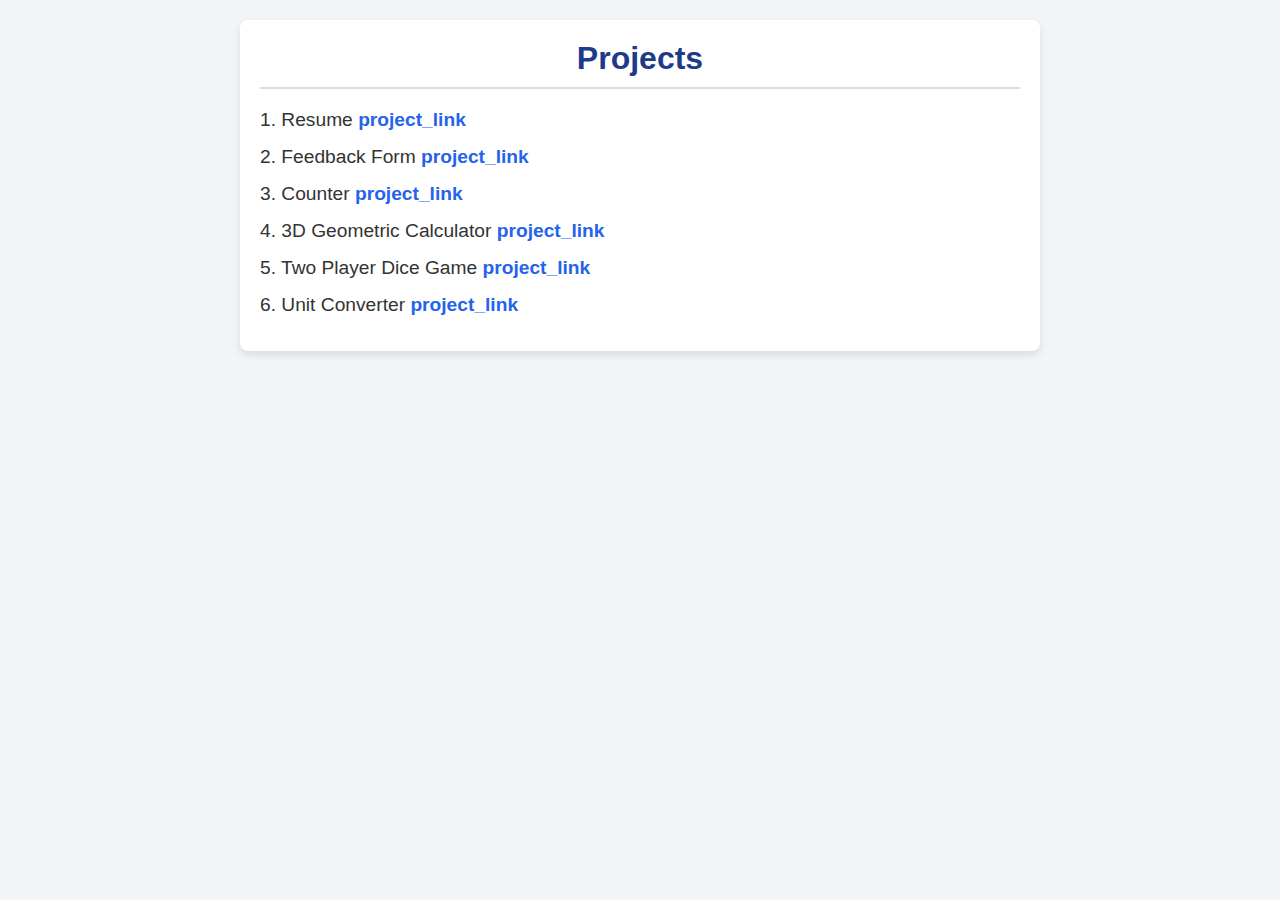
<file: index.html>
<!DOCTYPE html>
<html lang="en">
<head>
    <meta charset="UTF-8">
    <meta name="viewport" content="width=device-width, initial-scale=1.0">
    <title>Projects</title>
    <style>
        * {
            margin: 0;
            padding: 0;
            box-sizing: border-box;
            font-family: Arial, sans-serif;
        }

        body {
            background-color: #f3f4f6;
            color: #333;
            margin: 20px;
        }

        .container {
            max-width: 800px;
            margin: 0 auto;
            background: #fff;
            border-radius: 8px;
            box-shadow: 0 4px 8px rgba(0, 0, 0, 0.1);
            overflow: hidden;
            padding: 20px;
        }

        h1 {
            text-align: center;
            color: #1e3a8a;
            font-size: 2rem;
            margin-bottom: 10px;
        }

        .project-list {
            margin-top: 20px;
        }

        .project-item {
            margin-bottom: 15px;
            font-size: 1.2rem;
            color: #333;
            list-style-type: none;
        }

        .project-item a {
            color: #2563eb;
            text-decoration: none;
            font-weight: bold;
        }

        .project-item a:hover {
            color: #1d4ed8;
            text-decoration: underline;
        }

        hr {
            border: none;
            border-top: 2px solid #ddd;
            margin: 10px 0;
        }
    </style>
</head>
<body>
    <div class="container">
        <h1>Projects</h1>
        <hr>
        <ul class="project-list">
            <li class="project-item">
                1. Resume <a href="resume.html" target="_blank">project_link</a>
            </li>
            <li class="project-item">
                2. Feedback Form <a href="feedback.html" target="_blank">project_link</a>
            </li>
            <li class="project-item">
                3. Counter <a href="counter.html" target="_blank">project_link</a>
            </li>
            <li class="project-item">
                4. 3D Geometric Calculator <a href="calculator.html" target="_blank">project_link</a>
            </li>
            <li class="project-item">
                5. Two Player Dice Game <a href="dice-game/index.html" target="_blank">project_link</a>
            </li>
            <li class="project-item">
                6. Unit Converter <a href="unit-converter/index.html" target="_blank">project_link</a>
            </li>
        </ul>
    </div>
</body>
</html>
</file>
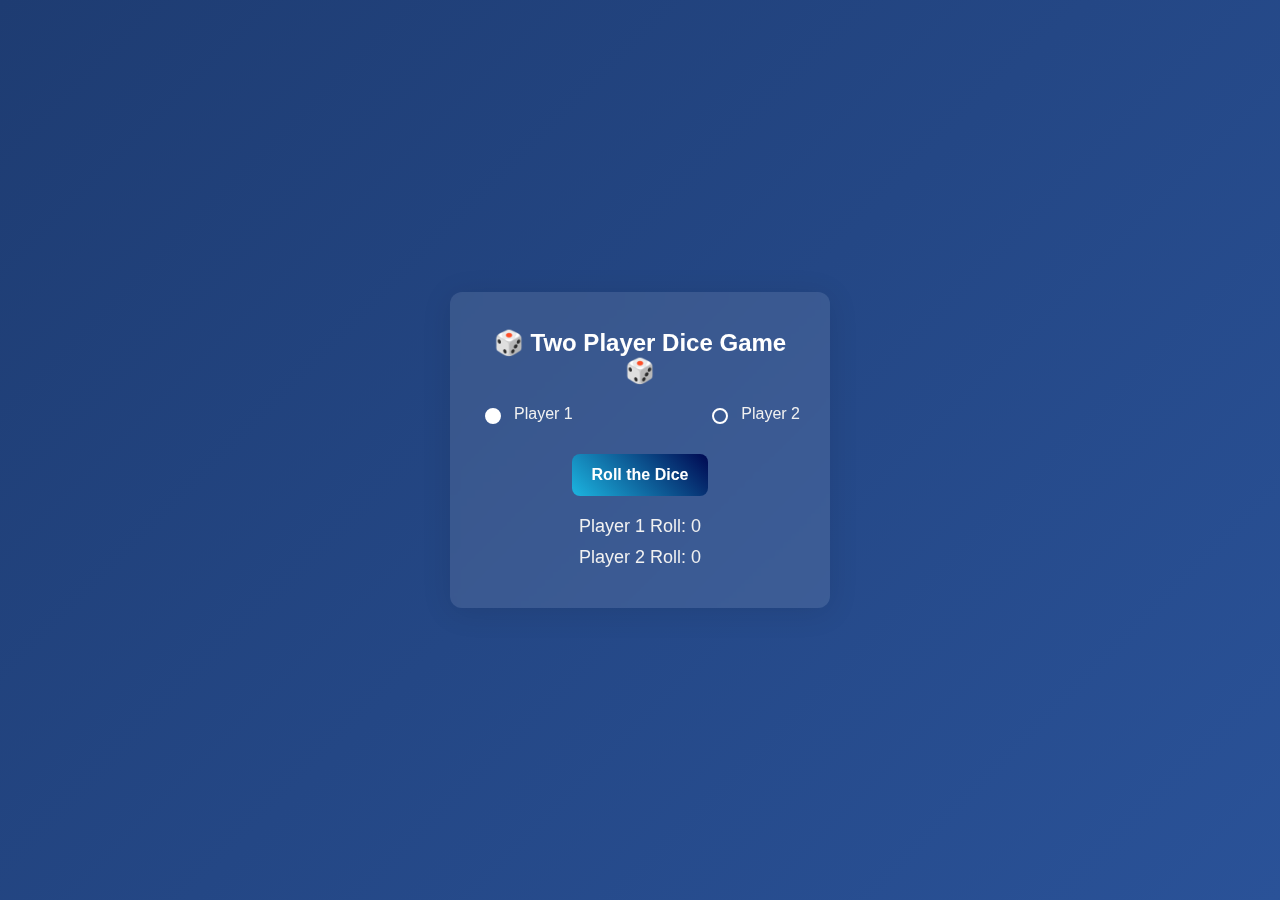
<file: dice-game/index.html>
<!DOCTYPE html>
<html lang="en">
<head>
    <meta charset="UTF-8">
    <meta name="viewport" content="width=device-width, initial-scale=1.0">
    <title>Two Player Dice Game</title>
    <link rel="stylesheet" href="index.css">
</head>
<body>
    <div class="game-container">
        <h1>🎲 Two Player Dice Game 🎲</h1>
        
        <div class="player-selection">
            <label class="player-label">
                <input type="radio" id="player1" name="player" value="player1" checked>
                <span>Player 1</span>
            </label>
            <label class="player-label">
                <input type="radio" id="player2" name="player" value="player2">
                <span>Player 2</span>
            </label>
        </div>
        
        <button class="roll-btn" onclick="rollDice()">Roll the Dice</button>
        
        <div class="dice-results">
            <p>Player 1 Roll: <span id="player1Dice">0</span></p>
            <p>Player 2 Roll: <span id="player2Dice">0</span></p>
        </div>
        
        <div id="winner" class="winner-message"></div>
    </div>

    <script src="index.js"></script>
</body>
</html>
</file>
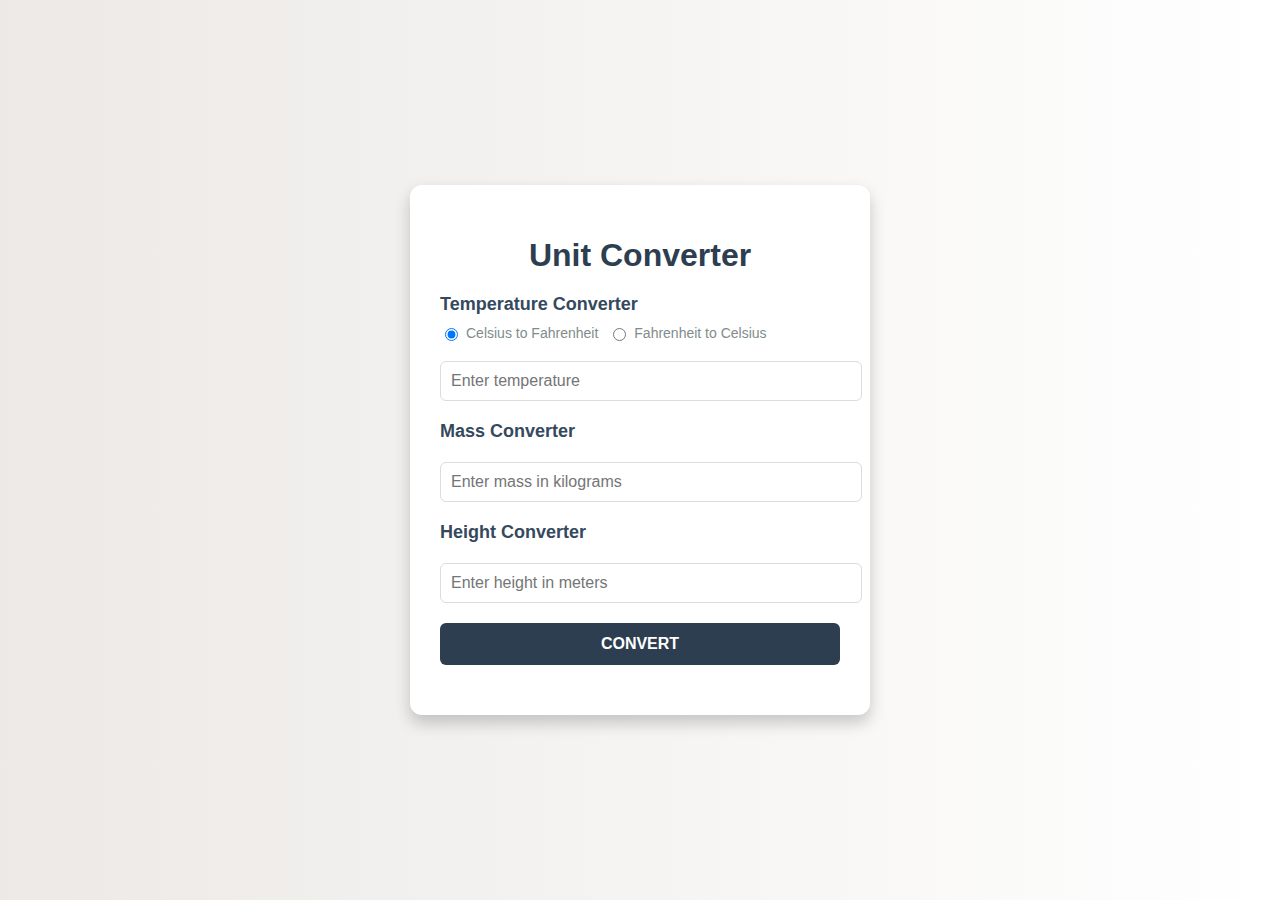
<file: unit-converter/index.html>
<!DOCTYPE html>
<html lang="en">
<head>
    <meta charset="UTF-8">
    <meta name="viewport" content="width=device-width, initial-scale=1.0">
    <title>Unit Converter</title>
    <link rel="stylesheet" href="./index.css">
</head>
<body>
    <div class="container">
        <h1>Unit Converter</h1>

        <!-- Temperature Conversion -->
        <div class="converter-section">
            <h2>Temperature Converter</h2>
            <div class="radio-group">
                <label><input type="radio" name="tempType" value="CtoF" checked> Celsius to Fahrenheit</label>
                <label><input type="radio" name="tempType" value="FtoC"> Fahrenheit to Celsius</label>
            </div>
            <input type="number" id="temperatureInput" placeholder="Enter temperature">
        </div>

        <!-- Mass Conversion -->
        <div class="converter-section">
            <h2>Mass Converter</h2>
            <input type="number" id="massInput" placeholder="Enter mass in kilograms">
        </div>

        <!-- Height Conversion -->
        <div class="converter-section">
            <h2>Height Converter</h2>
            <input type="number" id="heightInput" placeholder="Enter height in meters">
        </div>

        <button class="convert-btn" onclick="convertUnits()">Convert</button>

        <div class="result" id="resultOutput"></div>
    </div>

    <script src="./index.js"></script>
</body>
</html>
</file>
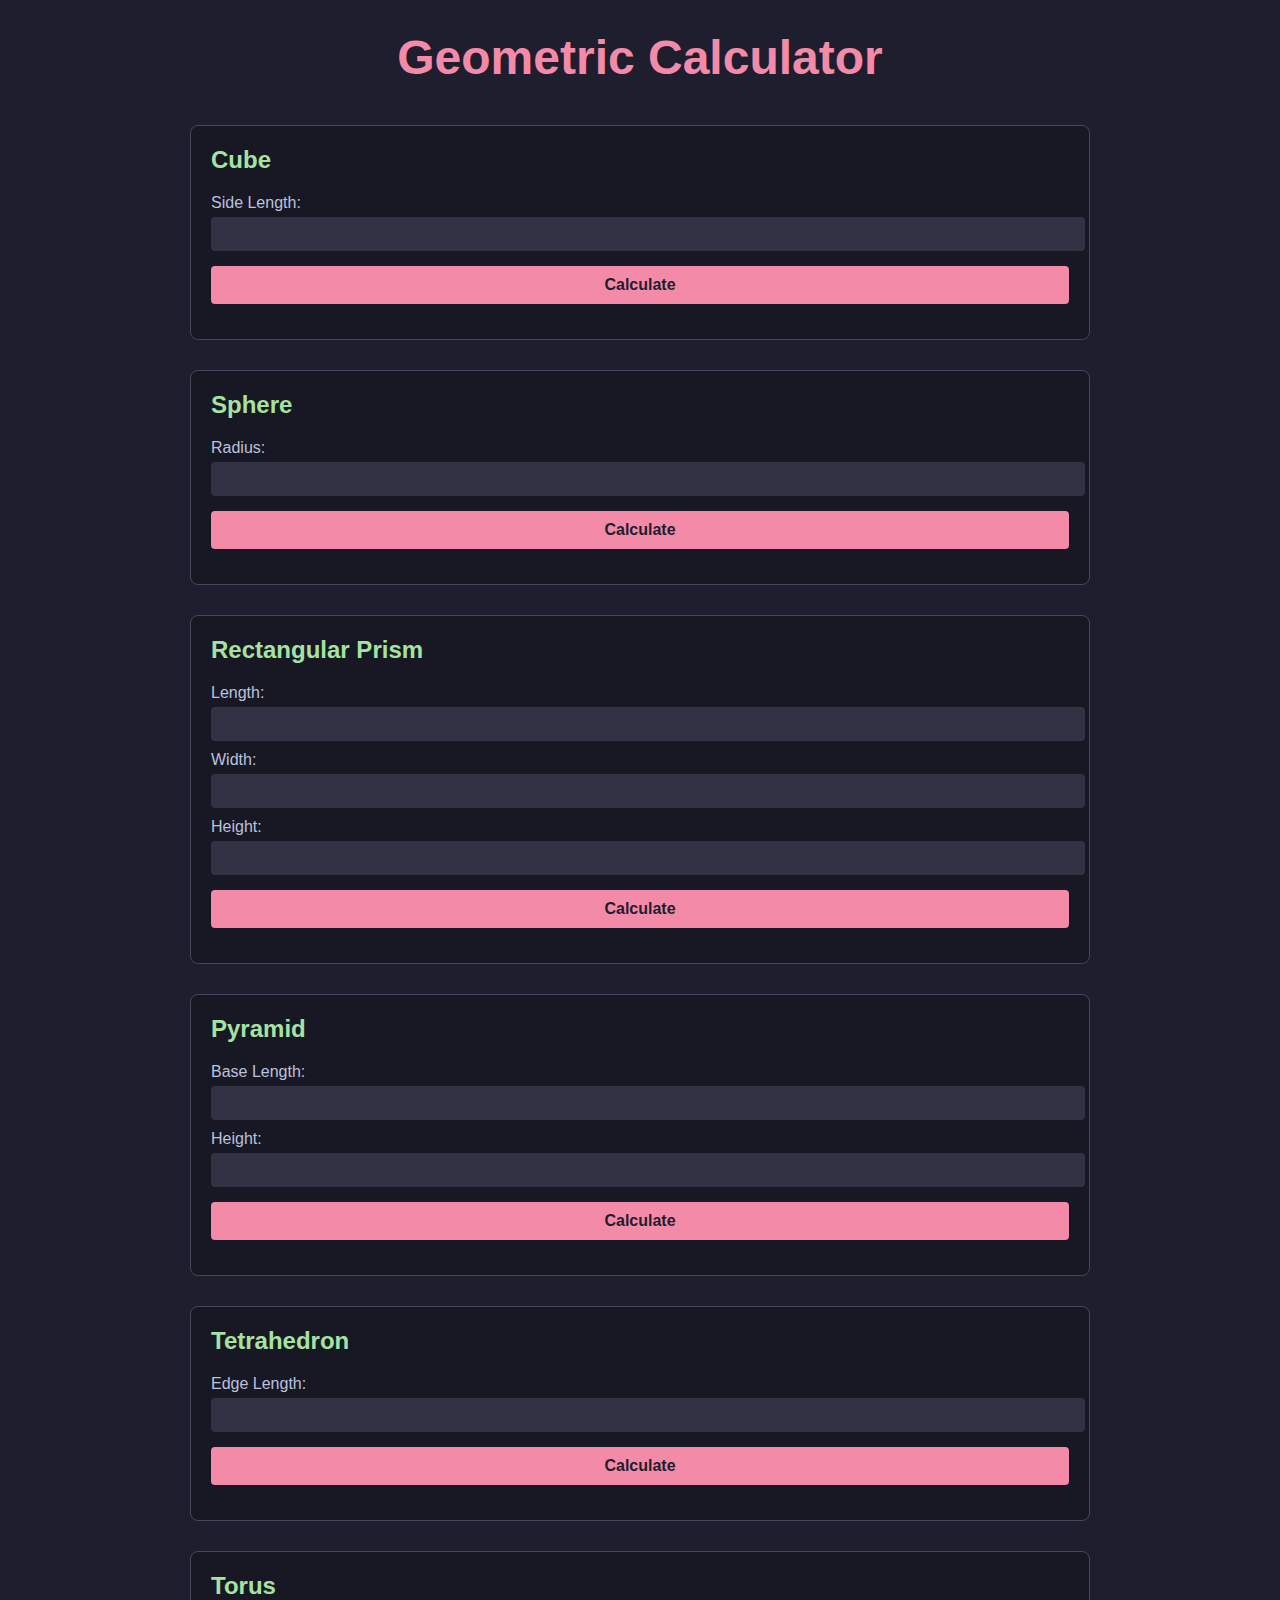
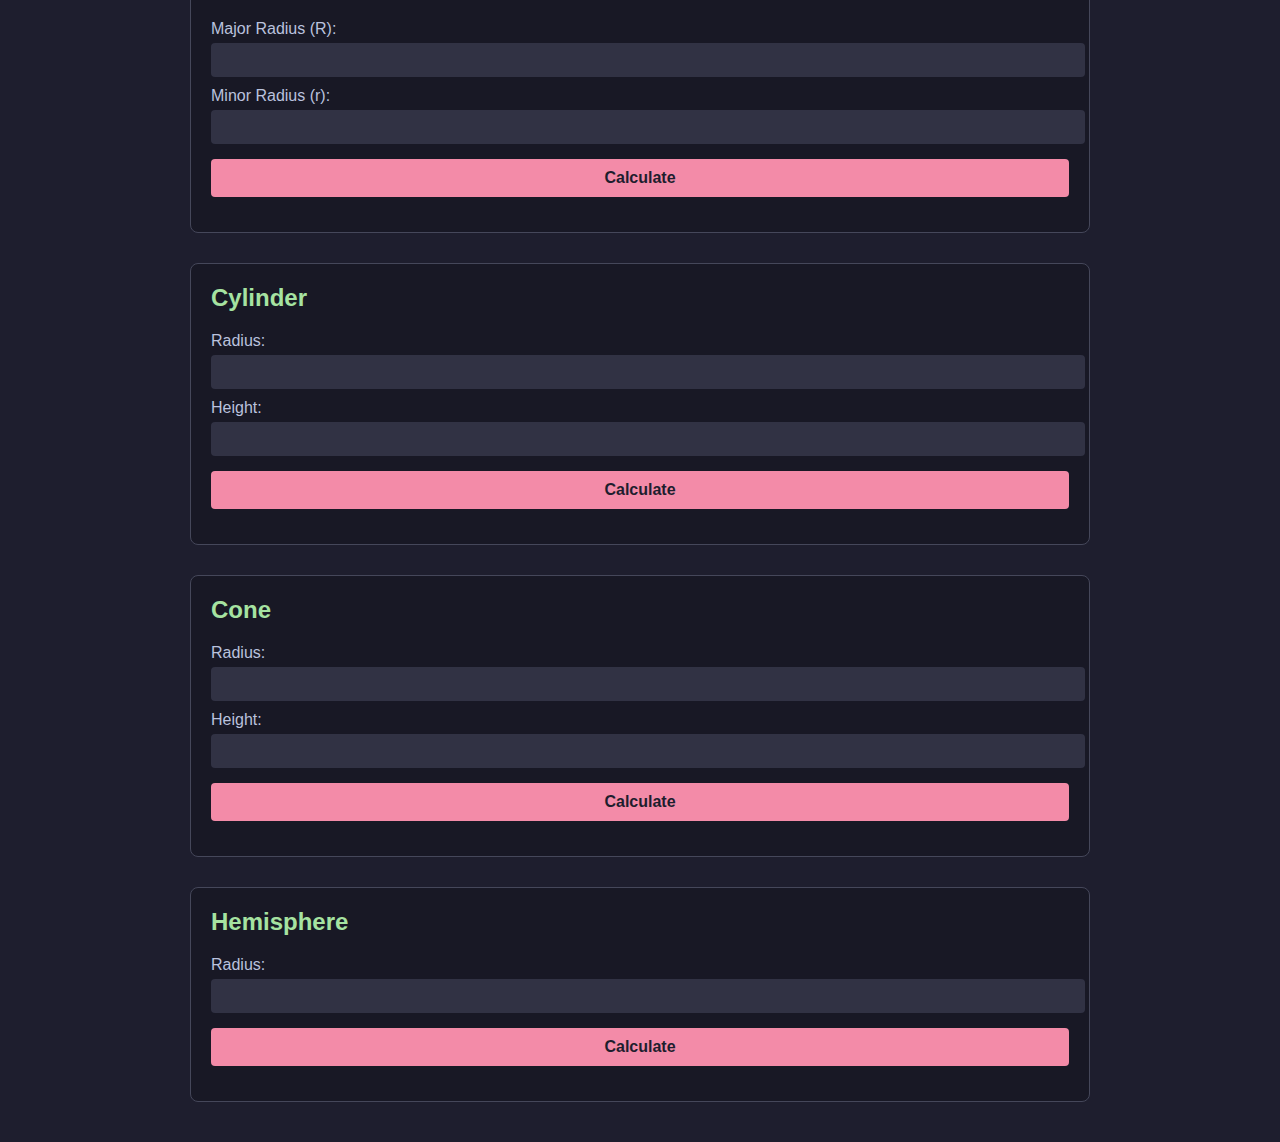
<file: calculator.html>
<!DOCTYPE html>
<html lang="en">
<head>
  <meta charset="UTF-8">
  <meta name="viewport" content="width=device-width, initial-scale=1.0">
  <title>3D Geometric Calculator</title>
  <style>
    body {
      margin: 0;
      font-family: 'Arial', sans-serif;
      background-color: #1e1e2e;
      color: #cdd6f4;
    }

    h1 {
      font-size: 3rem;
      text-align: center;
      margin-top: 30px;
      color: #f38ba8;
      font-weight: bold;
    }

    .wrapper {
      max-width: 900px;
      margin: 40px auto;
      display: flex;
      flex-direction: column;
      gap: 30px;
    }

    .shape-box {
      display: flex;
      flex-direction: column;
      background-color: #181825;
      padding: 20px;
      border-radius: 8px;
      transition: transform 0.3s ease;
      border: 1px solid #45475a;
    }

    .shape-box:hover {
      transform: scale(1.03);
    }

    h2 {
      margin: 0;
      font-size: 1.5rem;
      color: #a6e3a1;
      margin-bottom: 10px;
    }

    label {
      margin-top: 10px;
      font-size: 1rem;
      color: #bac2de;
      display: block;
    }

    input {
      margin-top: 5px;
      padding: 8px;
      font-size: 1rem;
      border: none;
      background-color: #313244;
      color: #cdd6f4;
      border-radius: 4px;
      outline: none;
      width: 100%;
    }

    button {
      margin-top: 15px;
      padding: 10px;
      border: none;
      font-size: 1rem;
      border-radius: 4px;
      background-color: #f38ba8;
      color: #1e1e2e;
      font-weight: bold;
      cursor: pointer;
      transition: background-color 0.3s ease;
    }

    button:hover {
      background-color: #fab387;
    }

    .result {
      margin-top: 15px;
      font-size: 1rem;
      color: #89b4fa;
      font-weight: bold;
    }
  </style>
</head>
<body>
  <h1>Geometric Calculator</h1>
  <div class="wrapper">
    <div class="shape-box">
      <h2>Cube</h2>
      <label for="cube-side">Side Length:</label>
      <input type="number" id="cube-side">
      <button onclick="calculateCube()">Calculate</button>
      <div id="cube-result" class="result"></div>
    </div>

    <div class="shape-box">
      <h2>Sphere</h2>
      <label for="sphere-radius">Radius:</label>
      <input type="number" id="sphere-radius">
      <button onclick="calculateSphere()">Calculate</button>
      <div id="sphere-result" class="result"></div>
    </div>

    <div class="shape-box">
      <h2>Rectangular Prism</h2>
      <label for="prism-length">Length:</label>
      <input type="number" id="prism-length">
      <label for="prism-width">Width:</label>
      <input type="number" id="prism-width">
      <label for="prism-height">Height:</label>
      <input type="number" id="prism-height">
      <button onclick="calculatePrism()">Calculate</button>
      <div id="prism-result" class="result"></div>
    </div>

    <div class="shape-box">
      <h2>Pyramid</h2>
      <label for="pyramid-base">Base Length:</label>
      <input type="number" id="pyramid-base">
      <label for="pyramid-height">Height:</label>
      <input type="number" id="pyramid-height">
      <button onclick="calculatePyramid()">Calculate</button>
      <div id="pyramid-result" class="result"></div>
    </div>

    <div class="shape-box">
      <h2>Tetrahedron</h2>
      <label for="tetra-edge">Edge Length:</label>
      <input type="number" id="tetra-edge">
      <button onclick="calculateTetrahedron()">Calculate</button>
      <div id="tetra-result" class="result"></div>
    </div>

    <div class="shape-box">
      <h2>Torus</h2>
      <label for="torus-major">Major Radius (R):</label>
      <input type="number" id="torus-major">
      <label for="torus-minor">Minor Radius (r):</label>
      <input type="number" id="torus-minor">
      <button onclick="calculateTorus()">Calculate</button>
      <div id="torus-result" class="result"></div>
    </div>

    <div class="shape-box">
      <h2>Cylinder</h2>
      <label for="cylinder-radius">Radius:</label>
      <input type="number" id="cylinder-radius">
      <label for="cylinder-height">Height:</label>
      <input type="number" id="cylinder-height">
      <button onclick="calculateCylinder()">Calculate</button>
      <div id="cylinder-result" class="result"></div>
    </div>

    <div class="shape-box">
      <h2>Cone</h2>
      <label for="cone-radius">Radius:</label>
      <input type="number" id="cone-radius">
      <label for="cone-height">Height:</label>
      <input type="number" id="cone-height">
      <button onclick="calculateCone()">Calculate</button>
      <div id="cone-result" class="result"></div>
    </div>

    <div class="shape-box">
      <h2>Hemisphere</h2>
      <label for="hemisphere-radius">Radius:</label>
      <input type="number" id="hemisphere-radius">
      <button onclick="calculateHemisphere()">Calculate</button>
      <div id="hemisphere-result" class="result"></div>
    </div>
  </div>
  <script src="calculator.js"></script>
</body>
</html>
</file>
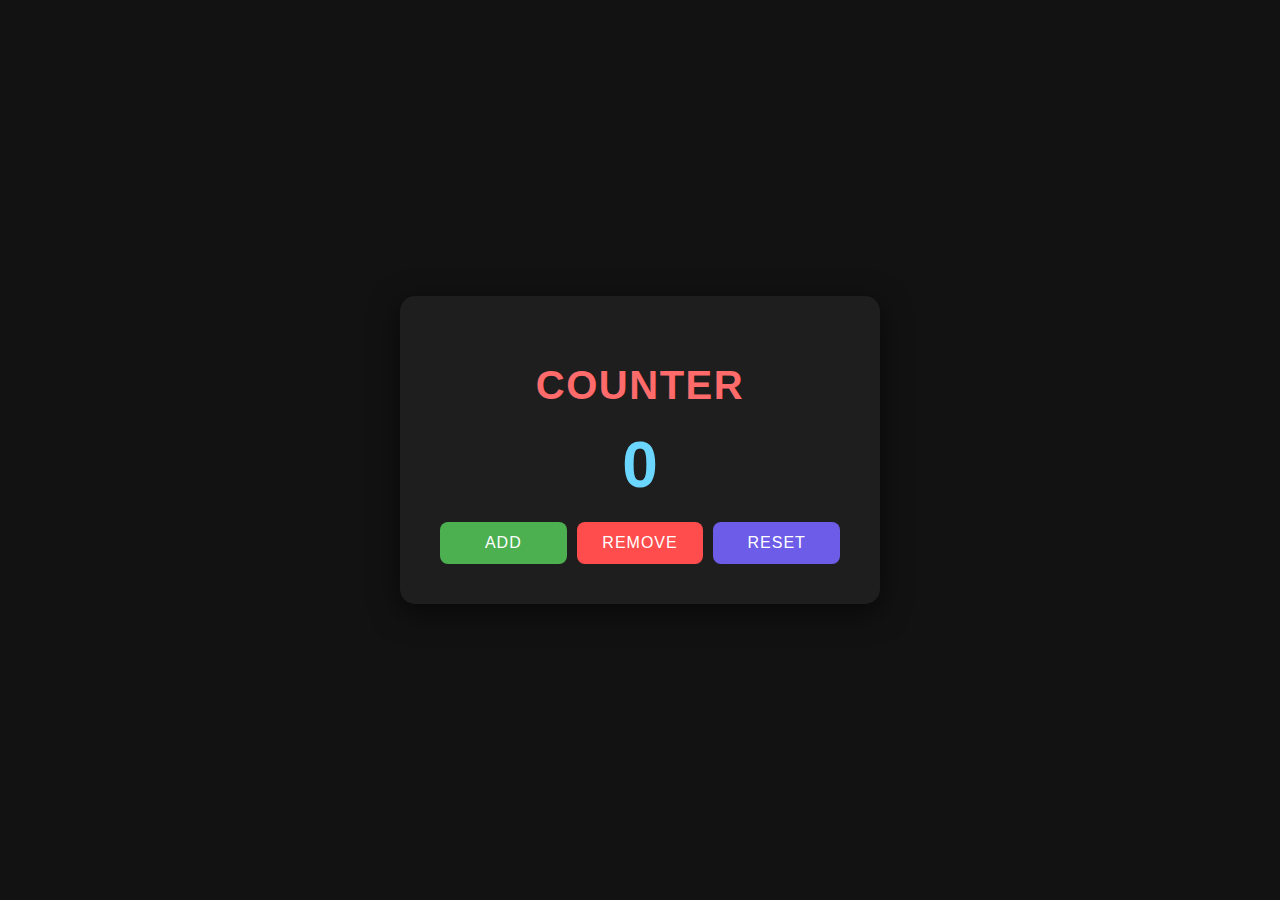
<file: counter.html>
<!DOCTYPE html>
<html lang="en">
<head>
  <meta charset="UTF-8">
  <meta name="viewport" content="width=device-width, initial-scale=1.0">
  <title>Dark Theme Counter</title>
  <style>
    /* General Styles */
    body {
      font-family: 'Arial', sans-serif;
      margin: 0;
      padding: 0;
      background-color: #121212; /* Dark background */
      color: #f0f0f0; /* Light text */
      display: flex;
      justify-content: center;
      align-items: center;
      height: 100vh;
    }

    .counter-container {
      background-color: #1e1e1e; /* Slightly lighter dark box */
      padding: 40px;
      border-radius: 15px;
      box-shadow: 0 8px 30px rgba(0, 0, 0, 0.6);
      text-align: center;
      max-width: 400px;
      width: 100%;
    }

    h1 {
      font-size: 2.5rem;
      color: #ff6b6b; /* Vibrant heading color */
      margin-bottom: 20px;
      text-transform: uppercase;
      letter-spacing: 1.5px;
    }

    #counter {
      font-size: 4rem;
      font-weight: bold;
      margin: 20px 0;
      color: #6bd6ff; /* Eye-catching counter color */
      transition: transform 0.2s ease;
    }

    /* Button Container */
    .button-container {
      display: flex;
      justify-content: space-between;
      gap: 10px;
      margin-top: 20px;
    }

    /* Button Styling */
    button {
      flex: 1;
      padding: 12px 0;
      border: none;
      font-size: 1rem;
      color: #fff;
      cursor: pointer;
      border-radius: 8px;
      transition: background-color 0.3s, transform 0.2s;
      text-transform: uppercase;
      letter-spacing: 1px;
    }

    button#add {
      background-color: #4caf50; /* Green */
    }

    button#add:hover {
      background-color: #3e8e41;
      transform: scale(1.05);
    }

    button#remove {
      background-color: #ff4d4d; /* Red */
    }

    button#remove:hover {
      background-color: #d63031;
      transform: scale(1.05);
    }

    button#reset {
      background-color: #6c5ce7; /* Purple */
    }

    button#reset:hover {
      background-color: #4834d4;
      transform: scale(1.05);
    }

    /* Button Active State */
    button:active {
      transform: scale(0.95);
    }
  </style>
</head>
<body>
  <div class="counter-container">
    <h1>Counter</h1>
    <div id="counter">0</div>
    <div class="button-container">
      <button id="add">Add</button>
      <button id="remove">Remove</button>
      <button id="reset">Reset</button>
    </div>
  </div>

  <script>
    const counterDisplay = document.getElementById('counter');
    const addButton = document.getElementById('add');
    const removeButton = document.getElementById('remove');
    const resetButton = document.getElementById('reset');

    let count = 0;

    // Add Function
    addButton.addEventListener('click', () => {
      count++;
      updateCounter();
    });

    // Remove Function
    removeButton.addEventListener('click', () => {
      if (count > 0) count--;
      updateCounter();
    });

    // Reset Function
    resetButton.addEventListener('click', () => {
      count = 0;
      updateCounter();
    });

    // Update Counter Display
    function updateCounter() {
      counterDisplay.textContent = count;
      counterDisplay.style.transform = 'scale(1.1)';
      setTimeout(() => counterDisplay.style.transform = 'scale(1)', 150);
    }
  </script>
</body>
</html>
</file>
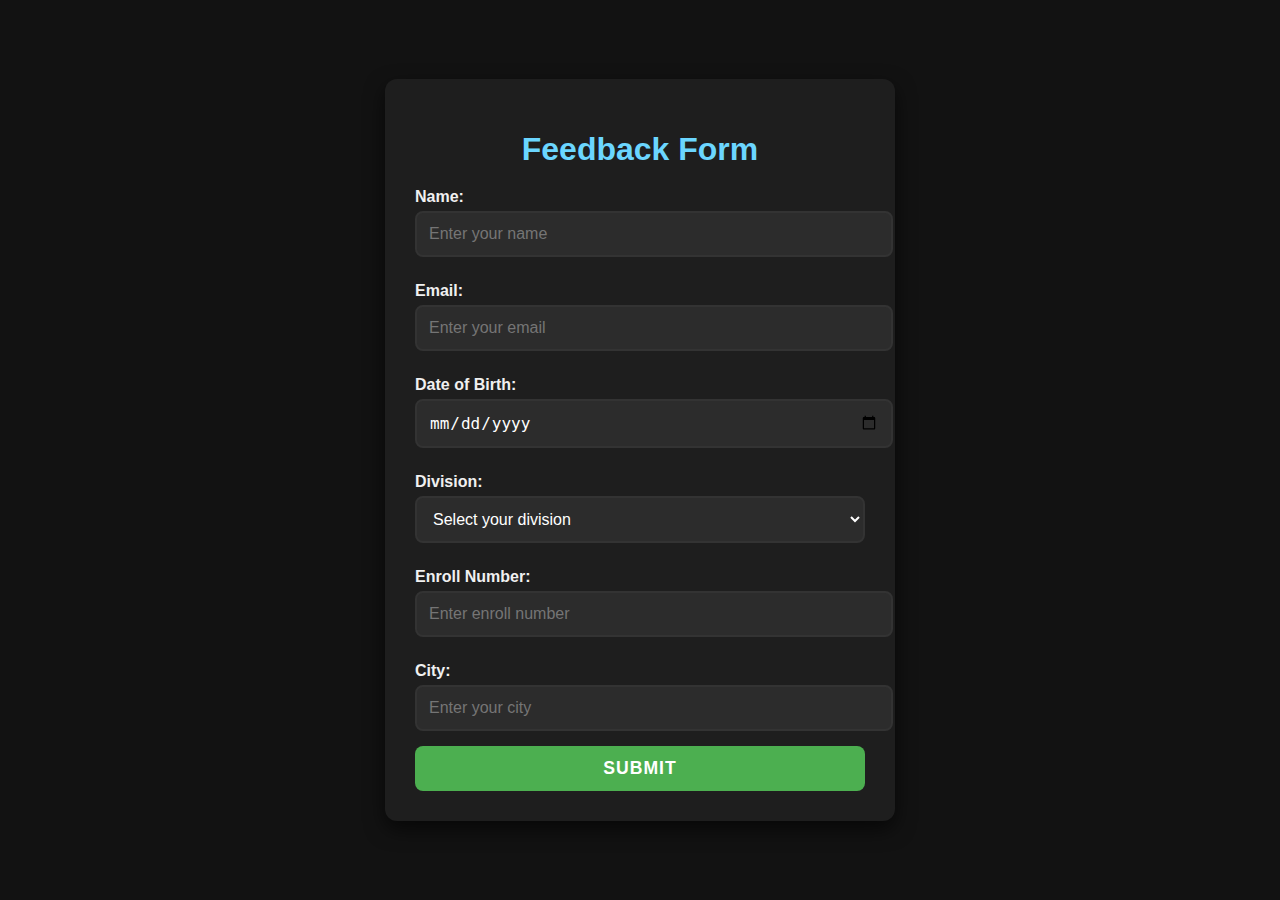
<file: feedback.html>
<!DOCTYPE html>
<html lang="en">
<head>
    <meta charset="UTF-8">
    <meta name="viewport" content="width=device-width, initial-scale=1.0">
    <title>Dark Theme Feedback Form</title>
    <style>
        /* General Styles */
        body {
            font-family: 'Arial', sans-serif;
            margin: 0;
            background-color: #121212; /* Dark background */
            color: #f0f0f0; /* Light text */
            display: flex;
            justify-content: center;
            align-items: center;
            height: 100vh;
        }

        /* Form Container */
        .form-container {
            background-color: #1e1e1e; /* Slightly lighter dark box */
            padding: 30px;
            border-radius: 12px;
            box-shadow: 0 8px 20px rgba(0, 0, 0, 0.6);
            width: 100%;
            max-width: 450px;
            text-align: left;
        }

        h1 {
            color: #6bd6ff; /* Vibrant blue heading */
            text-align: center;
            font-size: 2rem;
            margin-bottom: 20px;
        }

        /* Labels */
        label {
            display: block;
            font-weight: bold;
            color: #f0f0f0;
            margin: 10px 0 5px;
        }

        /* Input Fields */
        input, select {
            width: 100%;
            padding: 12px;
            margin-bottom: 15px;
            border: 2px solid #333333;
            border-radius: 8px;
            font-size: 1rem;
            background-color: #2c2c2c; /* Dark input fields */
            color: #ffffff; /* Text color */
            outline: none;
            transition: border-color 0.3s;
        }

        input:focus, select:focus {
            border-color: #6bd6ff; /* Highlight on focus */
        }

        /* Submit Button */
        button {
            width: 100%;
            padding: 12px;
            background-color: #4caf50; /* Green button */
            color: #ffffff;
            font-size: 1.1rem;
            font-weight: bold;
            border: none;
            border-radius: 8px;
            cursor: pointer;
            text-transform: uppercase;
            letter-spacing: 1px;
            transition: background-color 0.3s ease, transform 0.2s ease;
        }

        button:hover {
            background-color: #3e8e41; /* Darker green on hover */
            transform: scale(1.03);
        }

        button:active {
            transform: scale(0.97);
        }

        /* Thank You Message */
        #thankYouMessage {
            display: none;
            margin-top: 20px;
            text-align: center;
            font-size: 1.2rem;
            font-weight: bold;
            color: #4caf50;
        }
    </style>
</head>
<body>
    <div class="form-container">
        <h1>Feedback Form</h1>

        <!-- Input Fields -->
        <label for="myName">Name:</label>
        <input type="text" id="myName" placeholder="Enter your name">

        <label for="myEmail">Email:</label>
        <input type="email" id="myEmail" placeholder="Enter your email">

        <label for="myDOB">Date of Birth:</label>
        <input type="date" id="myDOB">

        <label for="myDivision">Division:</label>
        <select id="myDivision">
            <option value="" disabled selected>Select your division</option>
            <option value="A">A</option>
            <option value="B">B</option>
            <option value="C">C</option>
            <option value="D">D</option>
        </select>

        <label for="myEnroll">Enroll Number:</label>
        <input type="text" id="myEnroll" placeholder="Enter enroll number">

        <label for="myCity">City:</label>
        <input type="text" id="myCity" placeholder="Enter your city">

        <!-- Submit Button -->
        <button type="submit" id="mybutton">Submit</button>

        <!-- Thank You Message -->
        <p id="thankYouMessage"></p>
    </div>

    <script>
        const submitButton = document.getElementById('mybutton');
        const nameInput = document.getElementById('myName');
        const thankYouMessage = document.getElementById('thankYouMessage');
        
        submitButton.addEventListener('click', () => {
            // Set the thank-you message dynamically when the button is clicked
            thankYouMessage.innerText = `${nameInput.value}, thank you for submitting your details!`;
            thankYouMessage.style.display = 'block';
        });
    </script>

</body>
</html>
</file>
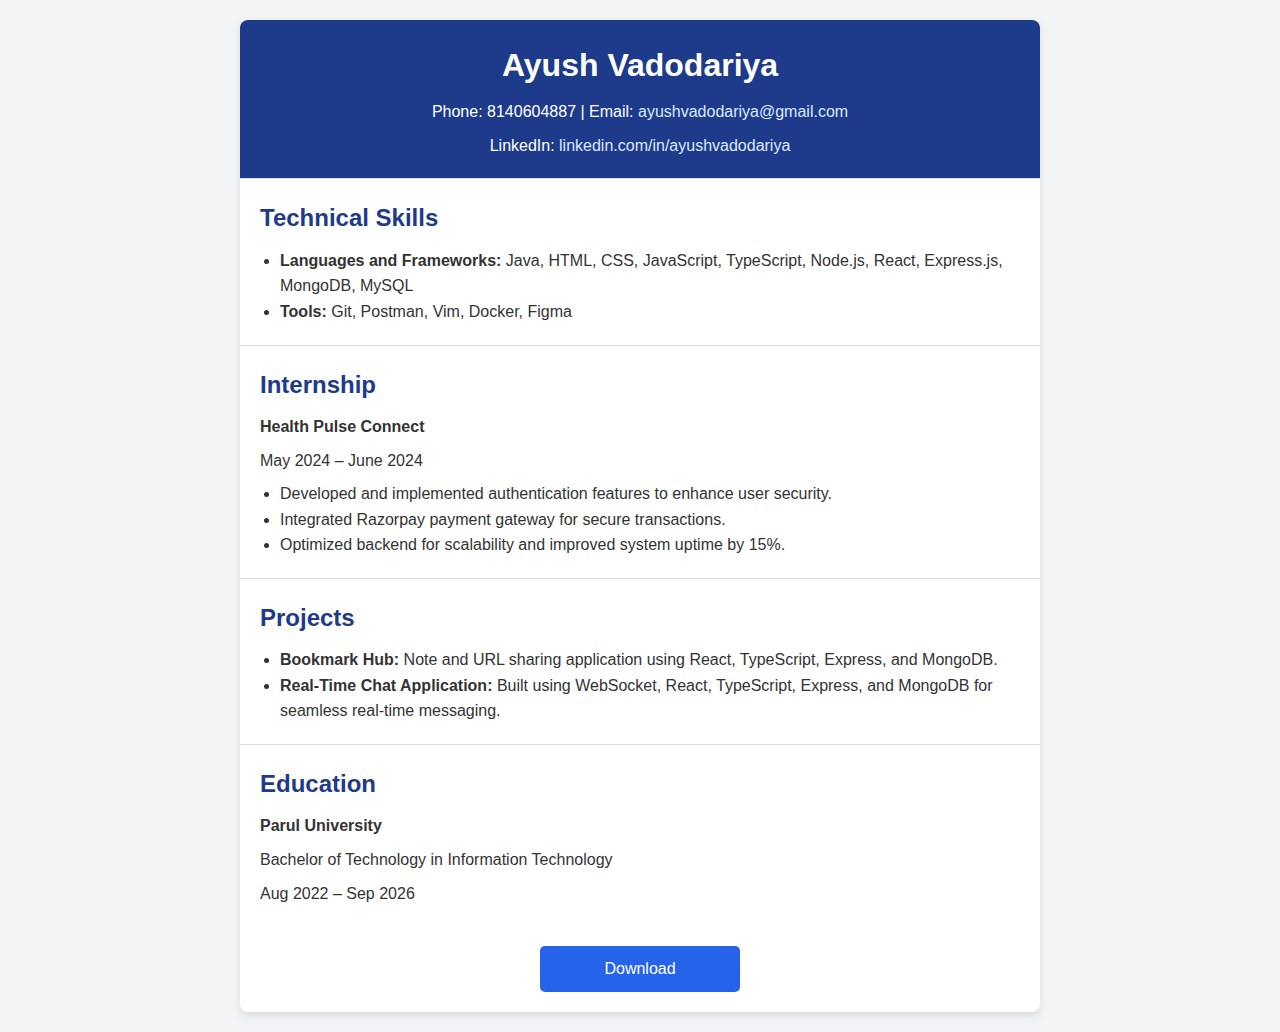
<file: resume.html>
<!DOCTYPE html>
<html lang="en">
  <head>
    <meta charset="UTF-8" />
    <meta name="viewport" content="width=device-width, initial-scale=1.0" />
    <title>Ayush Vadodariya - Resume</title>
    <style>
      * {
        margin: 0;
        padding: 0;
        box-sizing: border-box;
        font-family: Arial, sans-serif;
      }

      body {
        background-color: #f3f4f6;
        color: #333;
        line-height: 1.6;
        margin: 20px;
      }

      .container {
        max-width: 800px;
        margin: 0 auto;
        background: #fff;
        box-shadow: 0 4px 8px rgba(0, 0, 0, 0.1);
        border-radius: 8px;
        overflow: hidden;
      }

      .header {
        background-color: #1e3a8a;
        color: #fff;
        text-align: center;
        padding: 20px;
      }

      .header h1 {
        font-size: 2rem;
      }

      .header p {
        font-size: 1rem;
        margin-top: 8px;
      }

      .header a {
        color: #dbeafe;
        text-decoration: none;
      }

      .header a:hover {
        text-decoration: underline;
      }

      .section {
        border-top: 1px solid #ddd;
        padding: 20px;
      }

      .section h2 {
        color: #1e3a8a;
        font-size: 1.5rem;
        margin-bottom: 10px;
        cursor: pointer;
      }

      .section p,
      .section ul {
        margin-top: 8px;
      }

      .section ul {
        list-style: disc;
        margin-left: 20px;
      }

      .footer {
        text-align: center;
        background-color: #1e3a8a;
        color: #fff;
        padding: 10px;
        font-size: 0.9rem;
      }

      .download-btn {
        display: block;
        width: 200px;
        margin: 20px auto;
        padding: 10px;
        background-color: #2563eb;
        color: #fff;
        text-align: center;
        text-decoration: none;
        border-radius: 5px;
        font-size: 1rem;
      }

      .download-btn:hover {
        background-color: #1d4ed8;
      }
    </style>
  </head>
  <body>
    <div class="container">
      <div class="header">
        <h1>Ayush Vadodariya</h1>
        <p>
          Phone: 8140604887 | Email:
          <a href="mailto:ayushvadodariya@gmail.com">ayushvadodariya@gmail.com</a>
        </p>
        <p>
          LinkedIn:
          <a
            href="https://linkedin.com/in/ayushvadodariya"
            target="_blank"
            rel="noopener"
            >linkedin.com/in/ayushvadodariya</a
          >
        </p>
      </div>

      <div class="section">
        <h2>Technical Skills</h2>
        <ul>
          <li>
            <strong>Languages and Frameworks:</strong> Java, HTML, CSS,
            JavaScript, TypeScript, Node.js, React, Express.js, MongoDB, MySQL
          </li>
          <li><strong>Tools:</strong> Git, Postman, Vim, Docker, Figma</li>
        </ul>
      </div>

      <div class="section">
        <h2>Internship</h2>
        <p><strong>Health Pulse Connect</strong></p>
        <p>May 2024 – June 2024</p>
        <ul>
          <li>
            Developed and implemented authentication features to enhance user
            security.
          </li>
          <li>
            Integrated Razorpay payment gateway for secure transactions.
          </li>
          <li>
            Optimized backend for scalability and improved system uptime by
            15%.
          </li>
        </ul>
      </div>

      <div class="section">
        <h2>Projects</h2>
        <ul>
          <li>
            <strong>Bookmark Hub:</strong> Note and URL sharing application
            using React, TypeScript, Express, and MongoDB.
          </li>
          <li>
            <strong>Real-Time Chat Application:</strong> Built using WebSocket,
            React, TypeScript, Express, and MongoDB for seamless real-time
            messaging.
          </li>
        </ul>
      </div>

      <div class="section">
        <h2>Education</h2>
        <p><strong>Parul University</strong></p>
        <p>Bachelor of Technology in Information Technology</p>
        <p>Aug 2022 – Sep 2026</p>
      </div>

      <a
        href="/resume.html"
        class="download-btn"
        download="Ayush_Vadodariya_Resume.html"
        >Download</a
      >
    </div>
  </body>
</html>
</file>
<file: dice-game/index.css>
/* Global Styling */
body {
    font-family: 'Arial', sans-serif;
    margin: 0;
    padding: 0;
    background: linear-gradient(135deg, #1e3c72, #2a5298);
    display: flex;
    justify-content: center;
    align-items: center;
    min-height: 100vh;
    color: #f1f1f1;
}

/* Game Container */
.game-container {
    background: rgba(255, 255, 255, 0.1);
    border-radius: 12px;
    box-shadow: 0 4px 30px rgba(0, 0, 0, 0.1);
    backdrop-filter: blur(5px);
    padding: 20px 30px;
    text-align: center;
    width: 320px;
}

/* Header Styling */
h1 {
    font-size: 24px;
    margin-bottom: 20px;
    color: #ffffff;
}

/* Player Selection */
.player-selection {
    display: flex;
    justify-content: space-between;
    margin-bottom: 20px;
}

.player-label {
    display: flex;
    align-items: center;
    gap: 10px;
    cursor: pointer;
}

.player-label span {
    color: #f1f1f1;
    font-size: 16px;
}

input[type="radio"] {
    appearance: none;
    width: 16px;
    height: 16px;
    border: 2px solid #ffffff;
    border-radius: 50%;
    cursor: pointer;
    outline: none;
}

input[type="radio"]:checked {
    background-color: #ffffff;
}

/* Roll Button */
.roll-btn {
    background: linear-gradient(45deg, #1cb5e0, #000851);
    color: #ffffff;
    border: none;
    border-radius: 8px;
    padding: 12px 20px;
    font-size: 16px;
    font-weight: bold;
    cursor: pointer;
    margin-top: 10px;
    transition: transform 0.2s ease, background 0.3s ease;
}

.roll-btn:hover {
    background: linear-gradient(45deg, #000851, #1cb5e0);
    transform: scale(1.05);
}

/* Dice Results */
.dice-results {
    margin-top: 20px;
    font-size: 18px;
}

.dice-results p {
    margin: 10px 0;
}

/* Winner Message */
.winner-message {
    margin-top: 20px;
    font-size: 20px;
    font-weight: bold;
    color: #ffeb3b;
}
</file>
<file: unit-converter/index.css>
body {
    font-family: 'Roboto', sans-serif;
    margin: 0;
    padding: 0;
    background: linear-gradient(to right, #ece9e6, #ffffff);
    display: flex;
    justify-content: center;
    align-items: center;
    height: 100vh;
}

.container {
    width: 400px;
    background: white;
    padding: 30px;
    border-radius: 12px;
    box-shadow: 0 8px 16px rgba(0, 0, 0, 0.2);
}

h1 {
    text-align: center;
    color: #2c3e50;
    margin-bottom: 20px;
}

.converter-section {
    margin-bottom: 20px;
}

h2 {
    font-size: 18px;
    color: #34495e;
    margin-bottom: 10px;
}

label {
    font-size: 14px;
    color: #7f8c8d;
}

input[type="number"] {
    width: 100%;
    padding: 10px;
    margin-top: 10px;
    border: 1px solid #dcdcdc;
    border-radius: 6px;
    font-size: 16px;
    color: #2c3e50;
}

.radio-group {
    display: flex;
    gap: 10px;
    margin-bottom: 10px;
}

.radio-group label {
    font-size: 14px;
    color: #7f8c8d;
    display: flex;
    align-items: center;
    gap: 5px;
}

.convert-btn {
    width: 100%;
    padding: 12px 0;
    background: #2c3e50;
    color: white;
    font-size: 16px;
    font-weight: bold;
    text-transform: uppercase;
    border: none;
    border-radius: 6px;
    cursor: pointer;
    transition: background 0.3s ease;
}

.convert-btn:hover {
    background: #34495e;
}

.result {
    margin-top: 20px;
    font-size: 16px;
    font-weight: bold;
    color: #2980b9;
    text-align: center;
    white-space: pre-line;
}
</file>
